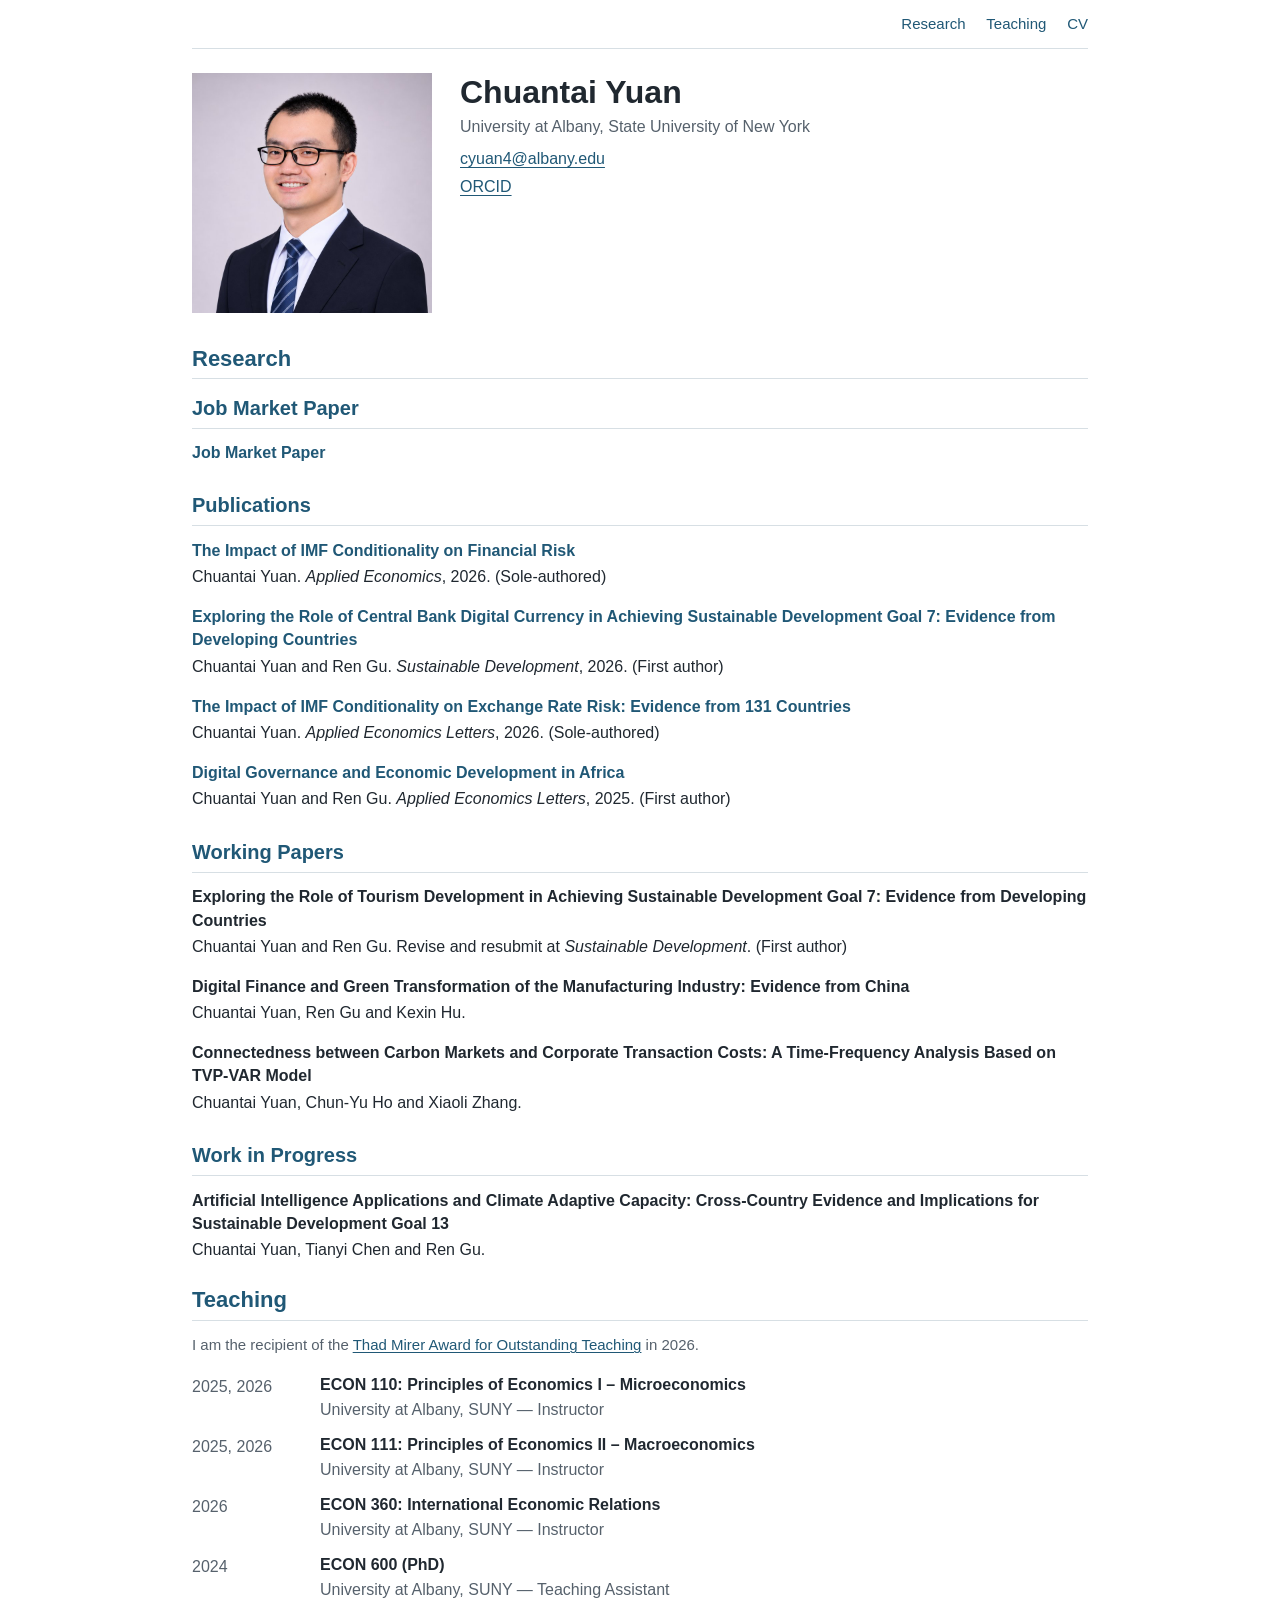
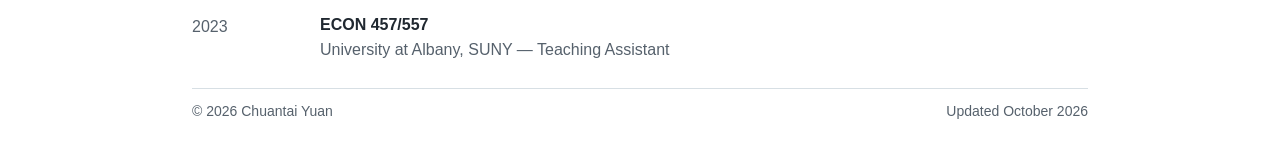
<file: index.html>
<!doctype html>
<html lang="en">
<head>
  <meta charset="utf-8">
  <meta name="viewport" content="width=device-width, initial-scale=1">
  <meta name="description" content="Chuantai Yuan is a PhD student in Economics at the University at Albany, State University of New York.">
  <meta name="author" content="Chuantai Yuan">
  <title>Chuantai Yuan</title>
  <link rel="canonical" href="https://chuantaiyuan.github.io/">
  <script type="application/ld+json">
  {
    "@context": "https://schema.org",
    "@type": "Person",
    "name": "Chuantai Yuan",
    "url": "https://chuantaiyuan.github.io/",
    "jobTitle": "PhD Student in Economics",
    "affiliation": {
      "@type": "CollegeOrUniversity",
      "name": "University at Albany, State University of New York"
    },
    "sameAs": [
      "https://orcid.org/0009-0007-8025-1393",
      "https://github.com/chuantaiyuan"
    ]
  }
  </script>
  <link rel="icon" href="assets/img/headshot.svg" type="image/svg+xml">
  <link rel="stylesheet" href="./home.css?v=3">
</head>

<body>
  <a class="skip-link" href="#main">Skip to content</a>
  <div class="page-shell">
    <nav class="site-nav" aria-label="Main navigation">
      <a href="#research">Research</a>
      <a href="#teaching">Teaching</a>
      <a href="https://chuantaiyuan.github.io/assets/pdf/cv.pdf">CV</a>
    </nav>

    <main id="main" tabindex="-1">
      <header class="profile" id="top">
        <div class="profile-portrait">
          <img class="profile-photo" src="assets/img/chuantaiyuan-headshot-2.jpg" alt="Portrait of Chuantai Yuan" width="720" height="720">
        </div>
        <div class="profile-details">
          <h1>Chuantai Yuan</h1>
          <p class="affiliation">University at Albany, State University of New York</p>
          <div class="contact-line" aria-label="Contact and profile links">
            <a href="mailto:cyuan4@albany.edu">cyuan4@albany.edu</a>
            <a href="https://orcid.org/0009-0007-8025-1393">ORCID</a>
          </div>
        </div>
        <div class="intro"><!-- Future Research Introduction: Add biography text here --></div>
      </header>

      <section id="research" aria-labelledby="research-heading">
        <h2 id="research-heading">Research</h2>

        <section class="research-group" aria-labelledby="jmp-heading">
          <h3 class="subheading" id="jmp-heading">Job Market Paper</h3>

          <!-- TODO: replace with the real title and update the href to the actual PDF/page -->
          <article class="paper">
            <h4><a href="assets/pdf/jmp.pdf">Job Market Paper</a></h4>
          </article>
        </section>

        <section class="research-group" aria-labelledby="publications-heading">
          <h3 class="subheading" id="publications-heading">Publications</h3>

          <article class="paper">
            <h4><a href="https://doi.org/10.1080/00036846.2026.2697057">The Impact of IMF Conditionality on Financial Risk</a></h4>
            <p>Chuantai Yuan. <em>Applied Economics</em>, 2026. (Sole-authored)</p>
          </article>

          <article class="paper">
            <h4><a href="https://doi.org/10.1002/sd.71508">Exploring the Role of Central Bank Digital Currency in Achieving Sustainable Development Goal 7: Evidence from Developing Countries</a></h4>
            <p>Chuantai Yuan and Ren Gu. <em>Sustainable Development</em>, 2026. (First author)</p>
          </article>

          <article class="paper">
            <h4><a href="https://doi.org/10.1080/13504851.2026.2763026">The Impact of IMF Conditionality on Exchange Rate Risk: Evidence from 131 Countries</a></h4>
            <p>Chuantai Yuan. <em>Applied Economics Letters</em>, 2026. (Sole-authored)</p>
          </article>

          <article class="paper">
            <h4><a href="https://doi.org/10.1080/13504851.2025.2584468">Digital Governance and Economic Development in Africa</a></h4>
            <p>Chuantai Yuan and Ren Gu. <em>Applied Economics Letters</em>, 2025. (First author)</p>
          </article>
        </section>

        <section class="research-group" aria-labelledby="working-papers-heading">
          <h3 class="subheading" id="working-papers-heading">Working Papers</h3>

          <article class="paper">
            <h4>Exploring the Role of Tourism Development in Achieving Sustainable Development Goal 7: Evidence from Developing Countries</h4>
            <p>Chuantai Yuan and Ren Gu. Revise and resubmit at <em>Sustainable Development</em>. (First author)</p>
          </article>

          <article class="paper">
            <h4>Digital Finance and Green Transformation of the Manufacturing Industry: Evidence from China</h4>
            <p>Chuantai Yuan, Ren Gu and Kexin Hu.</p>
          </article>

          <article class="paper">
            <h4>Connectedness between Carbon Markets and Corporate Transaction Costs: A Time-Frequency Analysis Based on TVP-VAR Model</h4>
            <p>Chuantai Yuan, Chun-Yu Ho and Xiaoli Zhang.</p>
          </article>
        </section>

        <section class="research-group" aria-labelledby="work-in-progress-heading">
          <h3 class="subheading" id="work-in-progress-heading">Work in Progress</h3>

          <article class="paper">
            <h4>Artificial Intelligence Applications and Climate Adaptive Capacity: Cross-Country Evidence and Implications for Sustainable Development Goal 13</h4>
            <p>Chuantai Yuan, Tianyi Chen and Ren Gu.</p>
          </article>
        </section>
      </section>

      <section id="teaching" aria-labelledby="teaching-heading">
        <h2 id="teaching-heading">Teaching</h2>

        <p class="entry-meta">I am the recipient of the <a href="https://www.albany.edu/economics/news/2026-2026-graduate-student-award-winners">Thad Mirer Award for Outstanding Teaching</a> in 2026.</p>

        <div class="dated-entry">
          <p class="date">2025, 2026</p>
          <div>
            <h3>ECON 110: Principles of Economics I &ndash; Microeconomics</h3>
            <p class="institution">University at Albany, SUNY &mdash; Instructor</p>
          </div>
        </div>

        <div class="dated-entry">
          <p class="date">2025, 2026</p>
          <div>
            <h3>ECON 111: Principles of Economics II &ndash; Macroeconomics</h3>
            <p class="institution">University at Albany, SUNY &mdash; Instructor</p>
          </div>
        </div>

        <div class="dated-entry">
          <p class="date">2026</p>
          <div>
            <h3>ECON 360: International Economic Relations</h3>
            <p class="institution">University at Albany, SUNY &mdash; Instructor</p>
          </div>
        </div>

        <div class="dated-entry">
          <p class="date">2024</p>
          <div>
            <h3>ECON 600 (PhD)</h3>
            <p class="institution">University at Albany, SUNY &mdash; Teaching Assistant</p>
          </div>
        </div>

        <div class="dated-entry">
          <p class="date">2023</p>
          <div>
            <h3>ECON 457/557</h3>
            <p class="institution">University at Albany, SUNY &mdash; Teaching Assistant</p>
          </div>
        </div>
      </section>
    </main>

    <footer><span>&copy; 2026 Chuantai Yuan</span><span>Updated October 2026</span></footer>
  </div>
</body>
</html>
</file>
<file: home.css>
/*
 * Structure and class names adapted from Haotian Zheng's personal website
 * template (https://github.com/HaotianZheng-Econ/HaotianZheng-Econ.github.io),
 * used under the MIT License -- see LICENSE. Colors, copy, and content below
 * belong to Chuantai Yuan.
 */

:root {
  color-scheme: light;
  --ink: #202830;
  --muted: #56616c;
  --accent: #205876;
  --line: #d7dfe4;
  --sans: Optima, Candara, Calibri, "Segoe UI", Arial, sans-serif;
}
* { box-sizing: border-box; }
html { scroll-behavior: smooth; scroll-padding-top: 1rem; }
body {
  margin: 0;
  background: #fff;
  color: var(--ink);
  font: 1rem/1.5 var(--sans);
  overflow-wrap: break-word;
}
a { color: var(--accent); text-underline-offset: .16em; }
a:hover { color: #123b52; }
a:focus-visible { outline: 2px solid var(--accent); outline-offset: 4px; }
.page-shell { width: min(100% - 3rem, 56rem); margin: 0 auto; }
.skip-link { position: absolute; left: 1rem; top: .5rem; transform: translateY(-180%); background: #fff; padding: .5rem; }
.skip-link:focus { transform: translateY(0); }
.site-nav { display: flex; flex-wrap: wrap; gap: .35rem 1.3rem; justify-content: flex-end; padding: .8rem 0; border-bottom: 1px solid var(--line); }
.site-nav a { font-size: .9375rem; text-decoration: none; }
.profile { display: grid; grid-template-columns: 15rem minmax(0, 1fr); grid-template-rows: auto 1fr; grid-template-areas: "portrait details" "portrait intro"; column-gap: 1.75rem; row-gap: .7rem; padding: 1.5rem 0 .5rem; }
.profile-portrait { grid-area: portrait; align-self: center; width: 100%; aspect-ratio: 1 / 1; display: grid; place-items: center; }
.profile-photo { display: block; width: 100%; height: auto; }
.profile-details { grid-area: details; align-self: start; min-width: 0; }
h1, h2, h3, h4, p { margin: 0; }
h1 { font-size: 2rem; line-height: 1.2; font-weight: 600; margin-bottom: .25rem; }
.affiliation { color: var(--muted); margin-bottom: .5rem; }
.contact-line { display: flex; flex-wrap: wrap; gap: .2rem 1rem; font-size: 1rem; overflow-wrap: anywhere; }
.contact-line > a:first-child { flex-basis: 100%; }
.intro { grid-area: intro; align-self: end; min-width: 0; font: 1rem/1.55 Georgia, "Times New Roman", serif; }
.intro:empty { display: none; }
.intro p + p { margin-top: .65rem; }
section { margin-top: 1.5rem; }
h2 { font-size: 1.375rem; line-height: 1.3; color: var(--accent); padding-bottom: .3rem; margin-bottom: .85rem; border-bottom: 1px solid var(--line); }
h3, h4 { font-size: 1rem; line-height: 1.45; font-weight: 600; }
.dated-entry { display: grid; grid-template-columns: 7rem minmax(0, 1fr); gap: 1rem; margin-bottom: .65rem; }
.dated-entry p { margin-top: .15rem; }
.institution { font-weight: 500; color: var(--muted); }
.date { color: var(--muted); white-space: nowrap; }
.research-group { margin-top: 1.65rem; }
.research-group:first-of-type { margin-top: .9rem; }
.subheading { color: var(--accent); font-size: 1.25rem; font-weight: 650; padding-bottom: .3rem; border-bottom: 1px solid var(--line); margin: 0 0 .8rem; }
.paper { margin-bottom: 1rem; }
.paper:last-child { margin-bottom: 0; }
.paper p { margin-top: .2rem; }
.paper h4 a { text-decoration: none; }
.paper h4 a:hover { text-decoration: underline; }
.entry-meta { color: var(--muted); font-size: .9375rem; margin-bottom: 1rem; }
footer { display: flex; justify-content: space-between; gap: .5rem 1rem; flex-wrap: wrap; border-top: 1px solid var(--line); margin-top: 1.6rem; padding: .75rem 0 1.25rem; color: var(--muted); font-size: .875rem; }
@media (max-width: 56rem) {
  .profile { grid-template-columns: 9rem minmax(0, 1fr); grid-template-rows: auto auto; grid-template-areas: "portrait details" "intro intro"; gap: 1rem; }
  .profile-details { align-self: stretch; display: flex; flex-direction: column; justify-content: space-between; }
  .intro { align-self: start; }
}
@media (max-width: 640px) {
  .page-shell { width: calc(100% - 2rem); }
  .site-nav { justify-content: flex-start; gap: .3rem 1rem; }
  .profile { grid-template-columns: clamp(80px, 28vw, 112px) minmax(0, 1fr); grid-template-areas: "portrait details" "intro intro"; gap: 1rem; padding-top: 1.25rem; }
  h1 { font-size: clamp(1.4rem, 5.8vw, 1.8rem); }
  .affiliation { line-height: 1.4; }
  .contact-line { column-gap: .8rem; font-size: .9375rem; }
  .dated-entry { grid-template-columns: 1fr; gap: .1rem; margin-bottom: .65rem; }
}
@media (prefers-reduced-motion: reduce) { html { scroll-behavior: auto; } }
@media print {
  .site-nav, .skip-link { display: none; }
  .page-shell { width: 100%; }
  body { font-size: 10pt; }
  section { break-inside: auto; }
  h2, h3 { break-after: avoid; }
  .paper, .dated-entry { break-inside: avoid; }
  a { color: inherit; }
}
</file>
